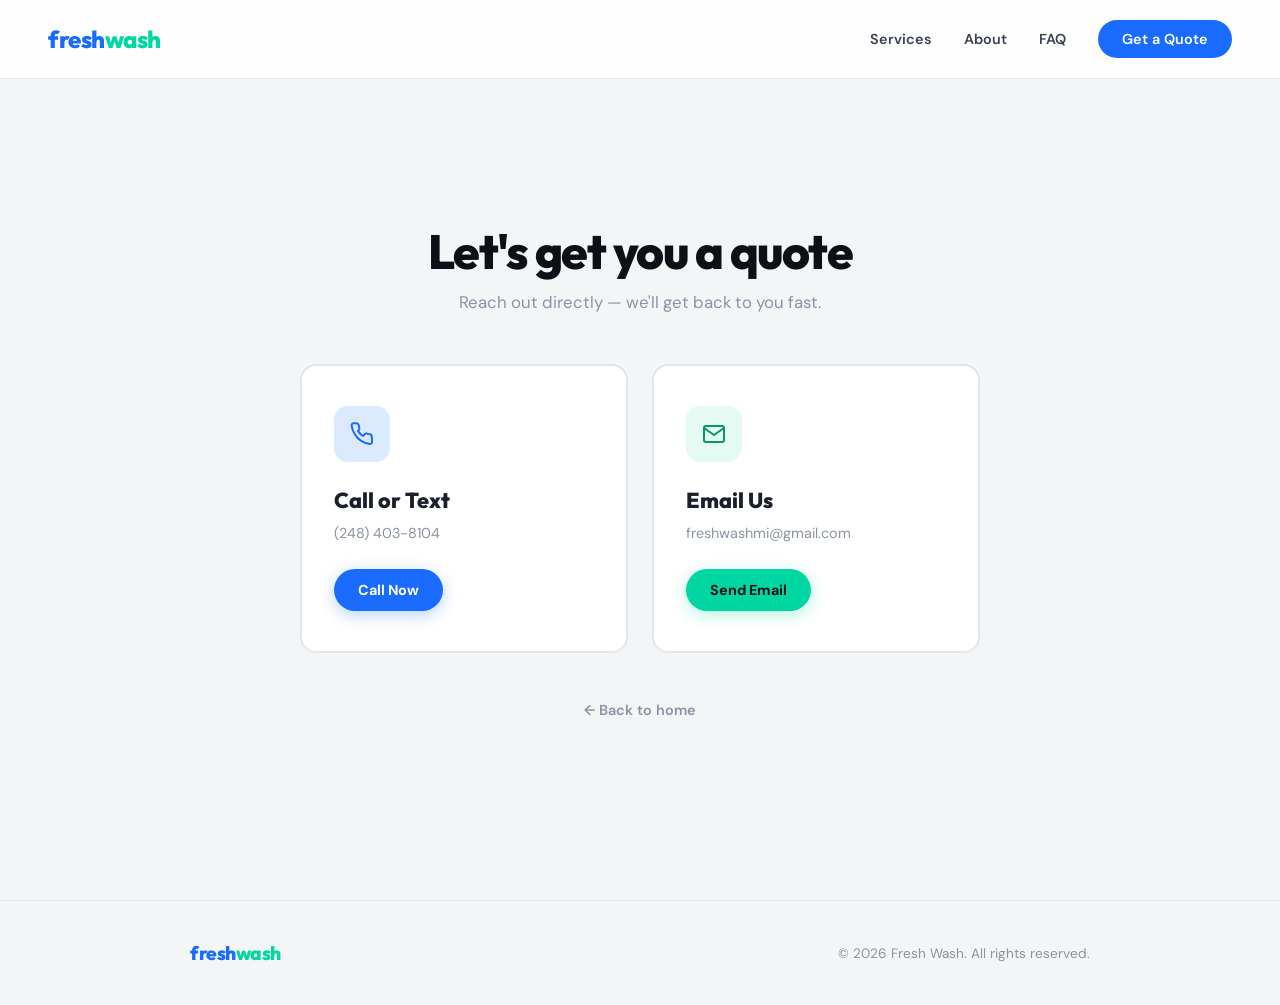
<file: quote.html>
<!DOCTYPE html>
<html lang="en">
<head>
<meta charset="UTF-8">
<meta name="viewport" content="width=device-width, initial-scale=1.0">
<title>Get a Quote — Fresh Wash</title>
<meta name="description" content="Get a free, no-pressure quote from Fresh Wash. Call, text, or email — we'll get back to you within 24 hours.">

<!-- Open Graph (Facebook, LinkedIn, etc.) -->
<meta property="og:type" content="website">
<meta property="og:url" content="https://freshwashmi.com/quote">
<meta property="og:site_name" content="Fresh Wash">
<meta property="og:title" content="Get a Free Quote — Fresh Wash">
<meta property="og:description" content="Get a free, no-pressure quote from Fresh Wash. Call, text, or email — we'll get back to you within 24 hours.">
<meta property="og:image" content="https://freshwashmi.com/preview.jpg">

<!-- Twitter Card -->
<meta name="twitter:card" content="summary_large_image">
<meta name="twitter:title" content="Get a Free Quote — Fresh Wash">
<meta name="twitter:description" content="Get a free, no-pressure quote from Fresh Wash. Call, text, or email — we'll get back to you within 24 hours.">
<meta name="twitter:image" content="https://freshwashmi.com/preview.jpg">

<link href="https://fonts.googleapis.com/css2?family=DM+Sans:ital,opsz,wght@0,9..40,400;0,9..40,600;0,9..40,700;1,9..40,400&family=Outfit:wght@300;500;700;800&display=swap" rel="stylesheet">
<link rel="stylesheet" href="style.css">
</head>
<body>

<nav>
  <a href="index.html" class="logo" style="text-decoration:none;">fresh<span>wash</span></a>
  <div class="nav-links">
    <a href="index.html#services">Services</a>
    <a href="index.html#about">About</a>
    <a href="index.html#faq">FAQ</a>
    <a href="quote.html" class="nav-cta">Get a Quote</a>
  </div>
</nav>

<section class="quote-page">
  <h1>Let's get you a quote</h1>
  <p class="subtitle">Reach out directly — we'll get back to you fast.</p>

  <div class="quote-options">
    <div class="quote-card">
      <div class="quote-card-icon">
        <svg xmlns="http://www.w3.org/2000/svg" width="24" height="24" viewBox="0 0 24 24" fill="none" stroke="currentColor" stroke-width="2" stroke-linecap="round" stroke-linejoin="round"><path d="M22 16.92v3a2 2 0 0 1-2.18 2 19.79 19.79 0 0 1-8.63-3.07A19.5 19.5 0 0 1 4.69 12a19.79 19.79 0 0 1-3.07-8.67A2 2 0 0 1 3.62 1.27h3a2 2 0 0 1 2 1.72c.127.96.361 1.903.7 2.81a2 2 0 0 1-.45 2.11L7.91 8.87a16 16 0 0 0 5.14 5.14l1.96-1.96a2 2 0 0 1 2.11-.45c.907.339 1.85.573 2.81.7a2 2 0 0 1 1.72 2.02z"/></svg>
      </div>
      <h2>Call or Text</h2>
      <p class="quote-desc">(248) 403-8104</p>
      <a href="tel:+12484038104" class="quote-action">Call Now</a>
    </div>

    <div class="quote-card">
      <div class="quote-card-icon">
        <svg xmlns="http://www.w3.org/2000/svg" width="24" height="24" viewBox="0 0 24 24" fill="none" stroke="currentColor" stroke-width="2" stroke-linecap="round" stroke-linejoin="round"><path d="M4 4h16c1.1 0 2 .9 2 2v12c0 1.1-.9 2-2 2H4c-1.1 0-2-.9-2-2V6c0-1.1.9-2 2-2z"/><polyline points="22,6 12,13 2,6"/></svg>
      </div>
      <h2>Email Us</h2>
      <p class="quote-desc">freshwashmi@gmail.com</p>
      <a href="mailto:freshwashmi@gmail.com" class="quote-action">Send Email</a>
    </div>
  </div>

  <a href="index.html" class="back-link">← Back to home</a>
</section>

<footer>
  <div class="footer-top">
    <div class="logo">fresh<span>wash</span></div>
    <div>© 2026 Fresh Wash. All rights reserved.</div>
  </div>
</footer>

<script src="script.js"></script>

</body>
</html>
</file>
<file: style.css>
:root {
  --blue: #1a6bff;
  --blue-light: #e8f0ff;
  --blue-dark: #0f4bbf;
  --mint: #00d6a1;
  --mint-light: #e6faf4;
  --dark: #0d1117;
  --gray-900: #1a1f2b;
  --gray-700: #3a4150;
  --gray-400: #8b93a3;
  --gray-200: #e2e5eb;
  --gray-100: #f4f5f7;
  --white: #ffffff;
  --radius: 16px;
  --shadow: 0 4px 24px rgba(0,0,0,0.08);
  --shadow-lg: 0 12px 48px rgba(0,0,0,0.12);
}

* { margin: 0; padding: 0; box-sizing: border-box; }
html { scroll-behavior: smooth; scroll-padding-top: 80px; }

body {
  font-family: 'DM Sans', sans-serif;
  background: var(--gray-100);
  color: var(--gray-900);
  overflow-x: hidden;
  -webkit-font-smoothing: antialiased;
}

/* navigation */
nav {
  position: fixed; top: 0; left: 0; right: 0; z-index: 100;
  display: flex; justify-content: space-between; align-items: center;
  padding: 20px 48px;
  background: rgba(255,255,255,0.85);
  backdrop-filter: blur(20px);
  border-bottom: 1px solid var(--gray-200);
}
.logo {
  font-family: 'Outfit', sans-serif;
  font-weight: 800; font-size: 1.5rem;
  color: var(--blue); letter-spacing: -0.5px;
}
.logo span { color: var(--mint); }
.nav-links { display: flex; gap: 32px; align-items: center; }
.nav-links a {
  text-decoration: none; color: var(--gray-700);
  font-size: 0.9rem; font-weight: 600; transition: color 0.2s;
}
.nav-links a:hover { color: var(--blue); }
.nav-cta {
  background: var(--blue) !important; color: var(--white) !important;
  padding: 10px 24px !important; border-radius: 100px;
  transition: background 0.2s !important;
}
.nav-cta:hover { background: var(--blue-dark) !important; }

/* main */
.hero {
  min-height: 100vh;
  display: flex; flex-direction: column;
  align-items: center; justify-content: center;
  padding: 120px 48px 80px;
  text-align: center;
  background: linear-gradient(180deg, var(--white) 0%, var(--gray-100) 100%);
}
.hero-badge {
  display: inline-flex; align-items: center; gap: 8px;
  background: var(--mint-light); color: #059669;
  padding: 6px 16px; border-radius: 100px;
  font-size: 0.8rem; font-weight: 600;
  margin-bottom: 24px; animation: fadeDown 0.6s ease;
}
.hero-badge::before {
  content: ''; width: 6px; height: 6px;
  background: var(--mint); border-radius: 50%;
}
.hero h1 {
  font-family: 'Outfit', sans-serif;
  font-size: clamp(2.5rem, 6vw, 4.5rem);
  font-weight: 800; line-height: 1.05;
  letter-spacing: -2px; color: var(--dark);
  max-width: 700px; animation: fadeDown 0.6s ease 0.1s both;
}
.hero h1 em {
  font-style: normal;
  background: linear-gradient(135deg, var(--blue), var(--mint));
  -webkit-background-clip: text; -webkit-text-fill-color: transparent;
}
.hero p {
  margin-top: 20px; font-size: 1.15rem;
  color: var(--gray-400); max-width: 480px; line-height: 1.6;
  animation: fadeDown 0.6s ease 0.2s both;
}
.hero-ctas {
  margin-top: 36px; display: flex; gap: 16px;
  animation: fadeDown 0.6s ease 0.3s both;
}

/* buttons */
.btn-primary {
  background: var(--blue); color: var(--white);
  padding: 14px 32px; border-radius: 100px;
  text-decoration: none; font-weight: 700; font-size: 0.95rem;
  border: none; cursor: pointer; transition: all 0.2s;
  box-shadow: 0 4px 16px rgba(26,107,255,0.3);
}
.btn-primary:hover { background: var(--blue-dark); transform: translateY(-1px); }
.btn-secondary {
  background: var(--white); color: var(--gray-900);
  padding: 14px 32px; border-radius: 100px;
  text-decoration: none; font-weight: 700; font-size: 0.95rem;
  border: 2px solid var(--gray-200); cursor: pointer; transition: all 0.2s;
}
.btn-secondary:hover { border-color: var(--blue); color: var(--blue); }

/* section shared */
.section-label {
  font-family: 'Outfit', sans-serif;
  font-weight: 700; font-size: 0.85rem;
  color: var(--blue); text-transform: uppercase;
  letter-spacing: 3px; margin-bottom: 12px;
}
.section-title {
  font-family: 'Outfit', sans-serif;
  font-size: clamp(1.8rem, 4vw, 2.8rem);
  font-weight: 800; letter-spacing: -1px;
}

/* how it works */
.how-section {
  padding: 80px 48px;
  display: flex; flex-direction: column; align-items: center;
  text-align: center;
}
.how-it-works {
  display: flex; align-items: center; justify-content: center;
  max-width: 900px; width: 100%; margin-top: 40px;
}
.step { display: flex; align-items: center; gap: 16px; flex: 1; }
.step-num {
  width: 48px; height: 48px; min-width: 48px;
  border-radius: 50%; background: var(--blue); color: var(--white);
  font-family: 'Outfit', sans-serif;
  font-weight: 800; font-size: 1.1rem;
  display: flex; align-items: center; justify-content: center;
}
.step-text h4 {
  font-family: 'Outfit', sans-serif;
  font-weight: 700; font-size: 1.05rem; margin-bottom: 4px;
}
.step-text p { color: var(--gray-400); font-size: 0.85rem; line-height: 1.4; }
.step-line {
  width: 48px; min-width: 48px; height: 2px;
  background: var(--gray-200); margin: 0 8px;
}

/* services */
.services-section {
  padding: 80px 48px 100px;
  display: flex; flex-direction: column; align-items: center;
  text-align: center; background: var(--white);
}
.service-cards {
  display: grid; grid-template-columns: repeat(3, 1fr);
  gap: 24px; width: 100%; max-width: 900px; margin-top: 40px;
}
.service-card {
  background: var(--gray-100); border-radius: var(--radius);
  padding: 36px 28px; border: 2px solid transparent;
  transition: all 0.3s ease; cursor: pointer; text-align: left;
}
.service-card:hover {
  border-color: var(--blue); transform: translateY(-4px);
  box-shadow: var(--shadow-lg); background: var(--white);
}
.service-icon {
  width: 52px; height: 52px; border-radius: 14px;
  display: flex; align-items: center; justify-content: center;
  font-size: 1.5rem; margin-bottom: 20px;
}
.service-card:nth-child(1) .service-icon { background: #fef3c7; color: #d97706; }
.service-card:nth-child(2) .service-icon { background: #dbeafe; color: #1a6bff; }
.service-card:nth-child(3) .service-icon { background: #d1fae5; color: #059669; }
.service-icon svg, .modal-icon svg { width: 24px; height: 24px; display: block; }
.service-card h3 {
  font-family: 'Outfit', sans-serif;
  font-weight: 700; font-size: 1.2rem; margin-bottom: 8px;
}
.service-card p { color: var(--gray-400); font-size: 0.9rem; line-height: 1.5; }
.service-card .card-cta {
  display: inline-flex; align-items: center; gap: 6px;
  margin-top: 16px; font-size: 0.85rem; font-weight: 700; color: var(--blue);
}
.service-card .card-cta::after { content: '→'; transition: transform 0.2s; }
.service-card:hover .card-cta::after { transform: translateX(4px); }

/* about */
.about-section {
  padding: 80px 48px 100px;
  display: flex; justify-content: center;
}
.about-inner {
  max-width: 900px; width: 100%;
  display: grid; grid-template-columns: 1fr 1fr;
  gap: 60px; align-items: center;
}
.about-content .section-title { margin-bottom: 16px; }
.about-content .about-text {
  color: var(--gray-400); font-size: 1rem; line-height: 1.7;
}
.about-stats { display: grid; grid-template-columns: 1fr 1fr; gap: 20px; }
.stat-card {
  background: var(--white); border-radius: var(--radius);
  padding: 28px 24px; box-shadow: var(--shadow); text-align: center;
}
.stat-card .stat-num {
  font-family: 'Outfit', sans-serif;
  font-weight: 800; font-size: 2rem;
  color: var(--blue); letter-spacing: -1px;
}
.stat-card .stat-label {
  color: var(--gray-400); font-size: 0.82rem;
  margin-top: 4px; font-weight: 600;
}

/* modules */
.modal-overlay {
  display: none; position: fixed; inset: 0; z-index: 200;
  background: rgba(13,17,23,0.6); backdrop-filter: blur(8px);
  align-items: center; justify-content: center; padding: 24px;
}
.modal-overlay.open { display: flex; }
.modal {
  background: var(--white); border-radius: 20px;
  max-width: 540px; width: 100%; padding: 40px;
  position: relative; box-shadow: 0 24px 80px rgba(0,0,0,0.2);
  animation: modalIn 0.25s ease;
}
@keyframes modalIn {
  from { opacity: 0; transform: translateY(16px) scale(0.97); }
  to { opacity: 1; transform: translateY(0) scale(1); }
}
.modal-close {
  position: absolute; top: 16px; right: 16px;
  width: 36px; height: 36px; border-radius: 50%;
  border: none; background: var(--gray-100);
  font-size: 1.1rem; cursor: pointer;
  display: flex; align-items: center; justify-content: center;
  transition: background 0.2s; color: var(--gray-700);
}
.modal-close:hover { background: var(--gray-200); }
.modal-icon {
  width: 56px; height: 56px; border-radius: 14px;
  display: flex; align-items: center; justify-content: center;
  font-size: 1.6rem; margin-bottom: 20px;
}
.modal h3 {
  font-family: 'Outfit', sans-serif;
  font-weight: 800; font-size: 1.5rem; margin-bottom: 12px;
}
.modal .modal-desc {
  color: var(--gray-400); font-size: 0.95rem; line-height: 1.7;
  margin-bottom: 28px;
}
.modal-beforeafter {
  display: grid; grid-template-columns: 1fr 1fr;
  gap: 12px; margin-bottom: 24px;
}
.beforeafter-item {
  position: relative; border-radius: 10px; overflow: hidden;
  background: var(--gray-100);
}
.beforeafter-item img {
  width: 100%; display: block;
  height: 200px; object-fit: cover;
  cursor: zoom-in; transition: opacity 0.2s;
}
.beforeafter-item img:hover { opacity: 0.88; }
.beforeafter-label {
  position: absolute; top: 8px; left: 8px;
  background: rgba(0,0,0,0.55); color: #fff;
  font-size: 0.72rem; font-weight: 700;
  padding: 3px 10px; border-radius: 100px;
  text-transform: uppercase; letter-spacing: 0.5px;
}

/* lightbox */
.lightbox {
  display: none; position: fixed; inset: 0; z-index: 300;
  background: rgba(0,0,0,0.92); backdrop-filter: blur(10px);
  align-items: center; justify-content: center; cursor: zoom-out;
}
.lightbox.open { display: flex; animation: fadeDown 0.2s ease; }
.lightbox img {
  max-width: 92vw; max-height: 92vh;
  object-fit: contain; border-radius: 8px;
  box-shadow: 0 24px 80px rgba(0,0,0,0.6);
  cursor: default;
}
.lightbox-close {
  position: absolute; top: 20px; right: 20px;
  width: 40px; height: 40px; border-radius: 50%;
  border: none; background: rgba(255,255,255,0.15);
  color: #fff; font-size: 1.3rem; cursor: pointer;
  display: flex; align-items: center; justify-content: center;
  transition: background 0.2s;
}
.lightbox-close:hover { background: rgba(255,255,255,0.28); }

.modal-review {
  background: var(--gray-100); border-radius: 12px;
  padding: 20px 24px; border-left: 3px solid var(--mint);
}
.modal-review .stars { color: #fbbf24; font-size: 0.9rem; margin-bottom: 8px; }
.modal-review .review-text {
  font-size: 0.9rem; line-height: 1.6;
  color: var(--gray-700); font-style: italic;
}
.modal-review .review-author {
  margin-top: 10px; font-size: 0.8rem;
  font-weight: 700; color: var(--gray-400);
}

/* faq */
.faq-section {
  padding: 80px 48px 100px;
  display: flex; flex-direction: column; align-items: center;
  text-align: center; background: var(--white);
}
.faq-list {
  max-width: 700px; width: 100%; margin-top: 40px; text-align: left;
}
.faq-item {
  border-bottom: 1px solid var(--gray-200);
  cursor: pointer; transition: background 0.2s;
}
.faq-item:first-child { border-top: 1px solid var(--gray-200); }
.faq-question {
  display: flex; justify-content: space-between; align-items: center;
  padding: 20px 4px;
  font-family: 'Outfit', sans-serif;
  font-weight: 700; font-size: 1.05rem;
  color: var(--gray-900);
}
.faq-toggle {
  font-size: 1.4rem; color: var(--blue);
  transition: transform 0.3s ease;
  min-width: 24px; text-align: center;
}
.faq-item.open .faq-toggle { transform: rotate(45deg); }
.faq-answer {
  max-height: 0; overflow: hidden;
  transition: max-height 0.35s ease, padding 0.35s ease;
  color: var(--gray-400); font-size: 0.95rem; line-height: 1.7;
  padding: 0 4px;
}
.faq-item.open .faq-answer {
  max-height: 200px;
  padding: 0 4px 20px;
}

/* contact */
.contact-section {
  padding: 80px 48px 100px;
  display: flex; flex-direction: column; align-items: center;
  text-align: center;
}
.contact-subtitle {
  color: var(--gray-400); font-size: 1rem; line-height: 1.6;
  margin-top: 8px; margin-bottom: 40px; max-width: 420px;
}
.contact-grid {
  display: grid; grid-template-columns: 1fr 1fr;
  gap: 16px; max-width: 680px; width: 100%;
}
.contact-card {
  display: flex; align-items: center; gap: 18px;
  background: var(--white); border: 2px solid var(--gray-200);
  border-radius: var(--radius); padding: 24px 28px;
  text-decoration: none; transition: all 0.25s ease;
}
.contact-card:hover { box-shadow: var(--shadow-lg); transform: translateY(-2px); }
.contact-icon {
  width: 48px; height: 48px; border-radius: 12px; flex-shrink: 0;
  display: flex; align-items: center; justify-content: center;
}
.contact-info { display: flex; flex-direction: column; text-align: left; }
.contact-method {
  font-family: 'Outfit', sans-serif;
  font-weight: 700; font-size: 1rem; color: var(--dark);
}
.contact-detail { font-size: 0.82rem; color: var(--gray-400); margin-top: 2px; }

.contact-card--facebook  .contact-icon { background: #e7f0fd; color: #1877f2; }
.contact-card--instagram .contact-icon { background: #fce4ec; color: #e1306c; }
.contact-card--tiktok    .contact-icon { background: #f0f0f0; color: #010101; }
.contact-card--youtube   .contact-icon { background: #ffebee; color: #ff0000; }

.contact-card--facebook:hover  { border-color: #1877f2; }
.contact-card--instagram:hover { border-color: #e1306c; }
.contact-card--tiktok:hover    { border-color: #010101; }
.contact-card--youtube:hover   { border-color: #ff0000; }

/* booking */
.cta-section {
  background: var(--dark); padding: 100px 48px;
  text-align: center; color: var(--white);
}
.cta-section h2 {
  font-family: 'Outfit', sans-serif;
  font-size: clamp(1.8rem, 4vw, 2.8rem);
  font-weight: 800; letter-spacing: -1px; margin-bottom: 16px;
}
.cta-section p {
  color: var(--gray-400); font-size: 1.05rem;
  margin-bottom: 32px; max-width: 460px;
  margin-left: auto; margin-right: auto; line-height: 1.6;
}
.cta-section .btn-primary {
  display: inline-block; background: var(--mint); color: var(--dark);
  box-shadow: 0 4px 16px rgba(0,214,161,0.3);
}
.cta-section .btn-primary:hover { background: #00c492; }

/* footer */
footer {
  padding: 40px 48px;
  display: flex; flex-direction: column; gap: 16px; align-items: center;
  color: var(--gray-400); font-size: 0.85rem;
  border-top: 1px solid var(--gray-200);
}
.footer-top {
  display: flex; justify-content: space-between;
  align-items: center; width: 100%; max-width: 900px;
}
footer .logo { font-size: 1.2rem; }
.footer-disclaimer {
  font-size: 0.75rem; color: var(--gray-400);
  text-align: center; font-style: italic;
}

/* scroll animation */
@keyframes fadeDown {
  from { opacity: 0; transform: translateY(-16px); }
  to { opacity: 1; transform: translateY(0); }
}

/* responsive */
@media (max-width: 768px) {
  nav { padding: 16px 24px; }
  .nav-links { display: none; }
  .hero { padding: 100px 24px 60px; }
  .how-section { padding: 60px 24px; }
  .how-it-works { flex-direction: column; gap: 16px; }
  .step-line { width: 2px; height: 24px; min-width: 2px; margin: 0; }
  .services-section { padding: 60px 24px 80px; }
  .service-cards { grid-template-columns: 1fr; }
  .about-section { padding: 60px 24px 80px; }
  .about-inner { grid-template-columns: 1fr; gap: 40px; }
  .contact-section { padding: 60px 24px 80px; }
  .contact-grid { grid-template-columns: 1fr; }
  .cta-section { padding: 60px 24px; }
  .faq-section { padding: 60px 24px 80px; }
  footer { padding: 24px; }
  .footer-top { flex-direction: column; gap: 8px; }
  .modal { padding: 28px; }
}

/* quote */
  .quote-page {
    min-height: 100vh;
    display: flex; flex-direction: column;
    align-items: center; justify-content: center;
    padding: 120px 24px 80px;
    text-align: center;
  }
  .quote-page h1 {
    font-family: 'Outfit', sans-serif;
    font-size: clamp(2rem, 5vw, 3rem);
    font-weight: 800; letter-spacing: -1.5px;
    color: var(--dark); margin-bottom: 8px;
  }
  .quote-page .subtitle {
    color: var(--gray-400); font-size: 1.05rem;
    margin-bottom: 48px; max-width: 420px; line-height: 1.6;
  }
  .quote-options {
    display: grid; grid-template-columns: 1fr 1fr;
    gap: 24px; max-width: 680px; width: 100%;
  }
  .quote-card {
    background: var(--white); border-radius: var(--radius);
    padding: 40px 32px; text-align: left;
    border: 2px solid var(--gray-200);
    transition: all 0.3s ease;
  }
  .quote-card:hover {
    border-color: var(--blue);
    box-shadow: var(--shadow-lg);
    transform: translateY(-4px);
  }
  .quote-card-icon {
    width: 56px; height: 56px; border-radius: 14px;
    display: flex; align-items: center; justify-content: center;
    font-size: 1.6rem; margin-bottom: 24px;
  }
  .quote-card:nth-child(1) .quote-card-icon { background: #dbeafe; color: var(--blue); }
  .quote-card:nth-child(2) .quote-card-icon { background: var(--mint-light); color: #059669; }
  .quote-card h2 {
    font-family: 'Outfit', sans-serif;
    font-weight: 800; font-size: 1.35rem;
    margin-bottom: 8px;
  }
  .quote-card .quote-desc {
    color: var(--gray-400); font-size: 0.9rem; line-height: 1.6;
    margin-bottom: 24px;
  }
  .quote-card .quote-action {
    display: inline-flex; align-items: center; gap: 8px;
    background: var(--blue); color: var(--white);
    padding: 12px 24px; border-radius: 100px;
    text-decoration: none; font-weight: 700; font-size: 0.9rem;
    transition: all 0.2s; border: none; cursor: pointer;
    box-shadow: 0 4px 16px rgba(26,107,255,0.3);
  }
  .quote-card .quote-action:hover {
    background: var(--blue-dark); transform: translateY(-1px);
  }
  .quote-card:nth-child(2) .quote-action {
    background: var(--mint); color: var(--dark);
    box-shadow: 0 4px 16px rgba(0,214,161,0.3);
  }
  .quote-card:nth-child(2) .quote-action:hover { background: #00c492; }
 
  /* SCRIPT BOX */
  .script-box {
    max-height: 0; overflow: hidden;
    margin-top: 0;
    background: var(--gray-100); border-radius: 12px;
    padding: 0 20px; text-align: left;
    border: 1px solid var(--gray-200);
    transition: max-height 0.4s ease, padding 0.4s ease, margin-top 0.4s ease;
  }
  .script-box.open {
    max-height: 300px;
    margin-top: 20px;
    padding: 20px;
  }
  .script-box label {
    font-family: 'Outfit', sans-serif;
    font-weight: 700; font-size: 0.8rem;
    color: var(--gray-400); text-transform: uppercase;
    letter-spacing: 1px; margin-bottom: 8px; display: block;
  }
  .script-text {
    font-size: 0.9rem; line-height: 1.6;
    color: var(--gray-700); margin-bottom: 16px;
  }
  .script-actions {
    display: flex; gap: 10px; flex-wrap: wrap;
  }
  .script-btn {
    padding: 8px 18px; border-radius: 100px;
    font-size: 0.8rem; font-weight: 700;
    border: 1.5px solid var(--gray-200);
    background: var(--white); color: var(--gray-700);
    cursor: pointer; transition: all 0.2s;
    text-decoration: none; display: inline-flex; align-items: center; gap: 6px;
  }
  .script-btn:hover { border-color: var(--blue); color: var(--blue); }
  .script-btn.copied {
    border-color: var(--mint); color: #059669;
    background: var(--mint-light);
  }
 
  .back-link {
    margin-top: 48px;
    color: var(--gray-400); font-size: 0.9rem;
    text-decoration: none; font-weight: 600;
    transition: color 0.2s;
  }
  .back-link:hover { color: var(--blue); }
 
  @media (max-width: 768px) {
    .quote-options { grid-template-columns: 1fr; }
    .quote-page { padding: 100px 24px 60px; }
  }
</file>
